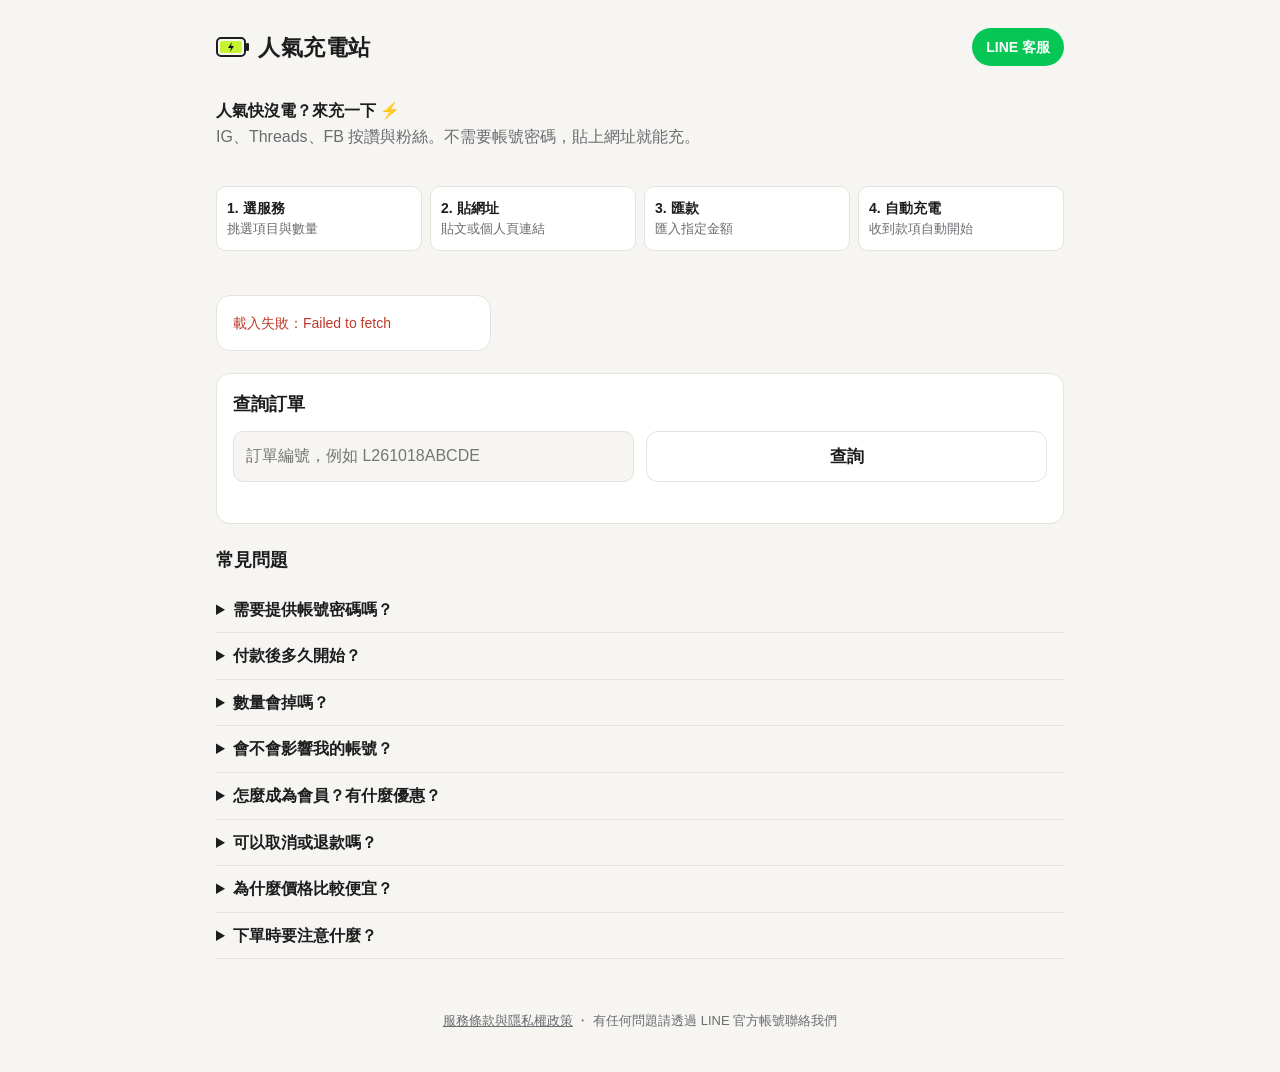
<file: docs/index.html>
<!doctype html>
<html lang="zh-Hant">
<head>
<meta charset="utf-8">
<meta name="viewport" content="width=device-width, initial-scale=1">
<title>人氣充電站｜IG / Threads / FB 按讚與粉絲</title>
<meta name="description" content="IG、Threads、FB 按讚與粉絲服務，免帳號密碼，匯款後人工確認、自動下單。">
<link rel="stylesheet" href="style.css">
</head>
<body>
<div class="wrap">
  <header>
    <h1><svg class="logo" viewBox="0 0 34 20" aria-hidden="true"><rect x="1" y="1" width="28" height="18" rx="4" fill="none" stroke="currentColor" stroke-width="2"/><rect x="30" y="6" width="3" height="8" rx="1" fill="currentColor"/><rect x="4" y="4" width="22" height="12" rx="2" fill="#c6f432"/><path d="M16 5l-4 6h3l-1 4 4-6h-3z" fill="#111"/></svg><span id="siteName">人氣充電站</span></h1>
    <a class="line-btn" id="lineBtn" href="#" target="_blank" rel="noopener">LINE 客服</a>
  </header>
  <p class="hero"><b>人氣快沒電？來充一下 ⚡</b><br>IG、Threads、FB 按讚與粉絲。不需要帳號密碼，貼上網址就能充。</p>

  <div class="steps">
    <div><b>1. 選服務</b>挑選項目與數量</div>
    <div><b>2. 貼網址</b>貼文或個人頁連結</div>
    <div><b>3. 匯款</b>匯入指定金額</div>
    <div><b>4. 自動充電</b>收到款項自動開始</div>
  </div>

  <section>
    <div class="tabs" id="tabs"></div>
    <div class="grid" id="grid"><div class="card hint">載入中…</div></div>
  </section>

  <!-- 下單表單 -->
  <section id="orderBox" class="card hidden">
    <h2 id="formTitle">填寫訂單</h2>
    <p class="hint" id="formDesc"></p>
    <label for="link">網址</label>
    <input id="link" type="url" inputmode="url" placeholder="https://www.instagram.com/p/...">
    <label for="qty">數量 <span class="hint" id="qtyRange"></span></label>
    <input id="qty" type="number" inputmode="numeric">
    <div class="row2">
      <div><label for="name">姓名 / 暱稱</label><input id="name" autocomplete="name"></div>
      <div><label for="phone">手機（會員）</label><input id="phone" type="tel" inputmode="tel" autocomplete="tel" placeholder="0912345678"></div>
    </div>
    <p class="hint" style="margin:4px 0 0">💎 填手機就是會員，第二次下單起自動享老客折扣，不用註冊、不用密碼。</p>
    <div class="row2">
      <div><label for="contact">LINE ID（選填）</label><input id="contact"></div>
      <div><label for="coupon">優惠碼（選填）</label>
        <div style="display:flex;gap:6px"><input id="coupon" autocapitalize="characters" style="text-transform:uppercase"><button class="sbtn" id="couponBtn" type="button">套用</button></div></div>
    </div>
    <label style="display:flex;gap:8px;align-items:flex-start;color:var(--ink)">
      <input id="agree" type="checkbox" style="width:auto;margin-top:5px">
      <span>我已閱讀並同意<a href="terms.html" target="_blank">服務條款與風險說明</a></span>
    </label>
    <div class="total"><span>應付金額</span><b id="total">NT$ —</b></div>
    <div class="hint" id="discountHint"></div>
    <div class="hint" id="minHint"></div>
    <button class="btn" id="submitBtn" disabled>⚡ 送出訂單</button>
    <div class="msg" id="orderMsg"></div>
  </section>

  <!-- 下單成功：匯款資訊 -->
  <section id="payBox" class="card hidden">
    <h2>訂單已建立，請匯款</h2>
    <div class="hint">訂單編號（請截圖保存）</div>
    <div class="oid" id="payOid"></div>
    <p id="paySummary"></p>
    <p id="countdown" style="margin:8px 0"></p>
    <div class="bank" id="bankInfo"></div>
    <p class="hint" style="color:var(--ink)">⚡ 請匯<b>完全相同的金額</b>，系統收到款項後會<b>自動開始充電</b>，不用另外回報。</p>
    <details style="border:0;padding:0"><summary class="hint">匯款超過 30 分鐘還沒開始？點這裡回報末五碼</summary>
    <label for="last5">你的匯款帳號末五碼</label>
    <input id="last5" inputmode="numeric" maxlength="5" placeholder="12345">
    <button class="btn ghost" id="reportBtn">回報匯款</button>
    </details>
    <div class="msg" id="payMsg"></div>
  </section>

  <!-- 查詢訂單 -->
  <section class="card">
    <h2>查詢訂單</h2>
    <div class="row2">
      <input id="qid" placeholder="訂單編號，例如 L261018ABCDE">
      <button class="btn ghost" id="queryBtn" style="margin-top:0">查詢</button>
    </div>
    <div class="msg" id="queryMsg"></div>
    <div id="queryResult"></div>
  </section>

  <section>
    <h2>常見問題</h2>
    <details><summary>需要提供帳號密碼嗎？</summary>
      <p>不需要，我們也不會向你索取。只要提供貼文或個人頁的網址，帳號必須是公開狀態。</p></details>
    <details><summary>付款後多久開始？</summary>
      <p>請匯入下單頁顯示的「完全相同金額」，系統收到款項後會自動開始，通常在幾分鐘內。若金額不符或系統無法辨識，會改由人工確認，可能需要幾小時。開始執行後，多數項目在數分鐘到 24 小時內完成，大量訂單會分批慢慢增加。</p></details>
    <details><summary>數量會掉嗎？</summary>
      <p>有可能。這類服務在完成後，數字可能因平台清理而減少。標示「含補單」的項目，在保固期內掉量可以申請補回；沒有標示的項目不提供補單。</p></details>
    <details><summary>會不會影響我的帳號？</summary>
      <p>購買互動數據不符合 Instagram 與 Facebook 的使用規範。雖然大多數人使用後沒有遇到問題，但我們無法保證平台不會降低觸及或限制帳號。請評估風險後再下單，建議不要用在非常重要的帳號上。</p></details>
    <details><summary>怎麼成為會員？有什麼優惠？</summary>
      <p>下單時填手機號碼就是會員，不用註冊也不用設密碼。同一支手機之前有成功下單過，之後每次下單都會自動打折。拿到優惠碼的話，填在「優惠碼」欄位；老客折扣和優惠碼會自動幫你用比較划算的那一個。</p></details>
    <details><summary>可以取消或退款嗎？</summary>
      <p>款項確認前可隨時取消，全額退款。已開始執行的訂單無法取消。如果供應商延遲太久或無法執行，系統會先自動改用其他供應商重新執行；仍然無法完成，或只完成部分數量，會退還未完成部分的金額：在下方「查詢訂單」輸入訂單編號，填寫退款帳戶即可，通常 1–2 個工作天內退款。</p></details>
    <details><summary>為什麼價格比較便宜？</summary>
      <p>我們同時向多家供應商比價，每筆訂單自動選擇當下最划算、品質合格的來源，省下的成本直接反映在售價。</p></details>
    <details><summary>下單時要注意什麼？</summary>
      <ul>
        <li>執行期間請保持帳號公開，不要更改帳號名稱或刪除貼文。</li>
        <li>同一個網址請等上一筆完成後再下新單，否則數量可能無法正確計算。</li>
        <li>網址貼錯導致送到別的貼文或帳號，無法退款，送出前請再確認一次。</li>
      </ul></details>
  </section>

  <footer>
    <a href="terms.html">服務條款與隱私權政策</a> ・ 有任何問題請透過 LINE 官方帳號聯絡我們
  </footer>
</div>
<script src="config.js"></script>
<script src="app.js"></script>
</body>
</html>
</file>
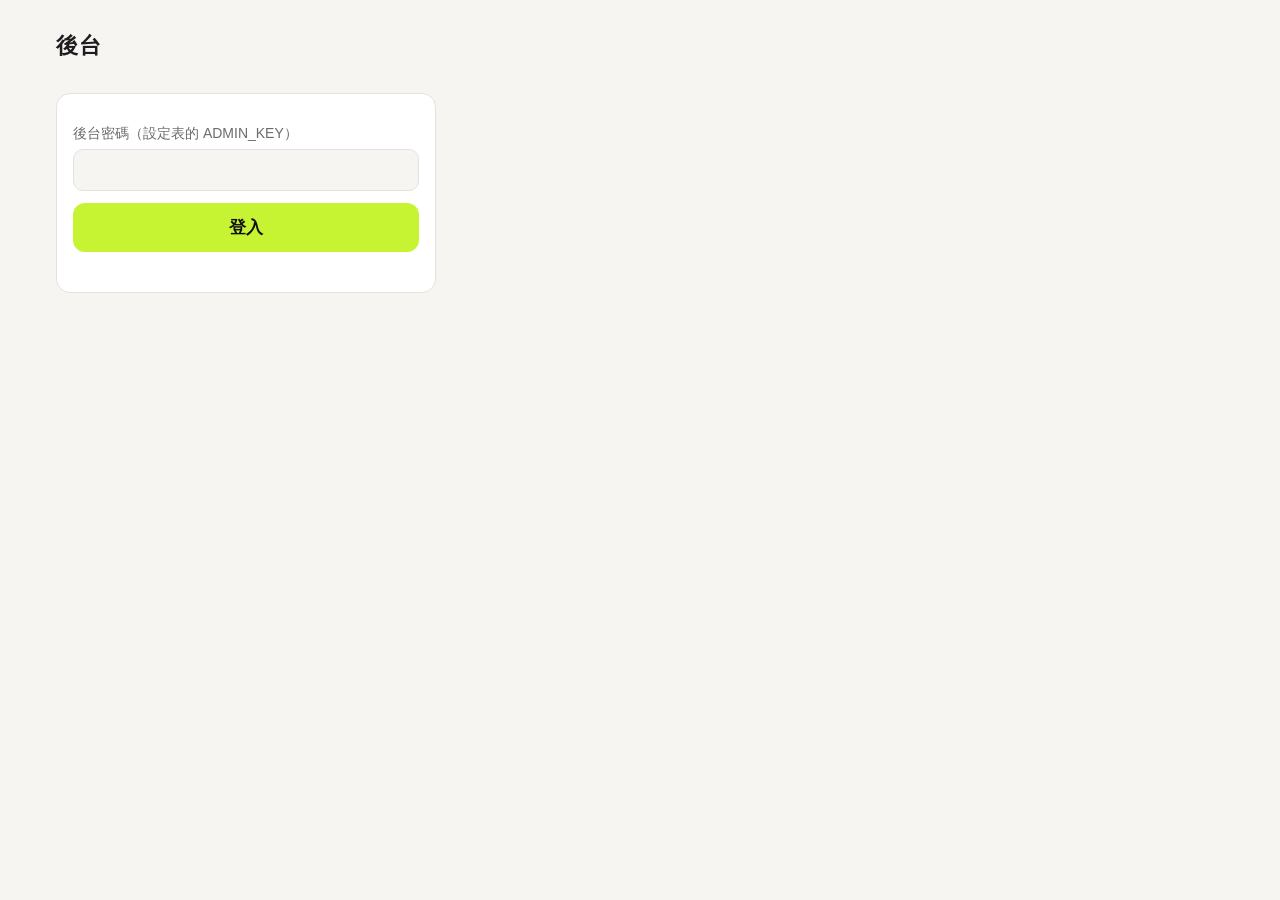
<file: docs/admin.html>
<!doctype html>
<html lang="zh-Hant">
<head>
<meta charset="utf-8">
<meta name="viewport" content="width=device-width, initial-scale=1">
<meta name="robots" content="noindex">
<title>人氣充電站 後台</title>
<link rel="stylesheet" href="style.css">
</head>
<body>
<div class="wrap" style="max-width:1200px">
  <header><h1 id="title">後台</h1><button class="sbtn hidden" id="logout">登出</button></header>

  <section id="loginBox" class="card" style="max-width:380px">
    <label for="key">後台密碼（設定表的 ADMIN_KEY）</label>
    <input id="key" type="password">
    <button class="btn" id="loginBtn">登入</button>
    <div class="msg" id="loginMsg"></div>
  </section>

  <div id="main" class="hidden">
    <section class="card">
      <div class="toolbar">
        <select id="filter">
          <option value="todo">待處理（已回報匯款 / 待付款 / 失敗）</option>
          <option value="run">處理中</option>
          <option value="refund">需退款</option>
          <option value="all">全部</option>
        </select>
        <input id="search" placeholder="搜尋編號 / 姓名 / 末五碼" style="width:220px">
        <button class="sbtn" id="reload">重新載入</button>
        <button class="sbtn" id="sync">同步上游狀態</button>
        <button class="sbtn" id="prices">更新價格</button>
        <button class="sbtn" id="compareBtn">比價表 / 餘額</button>
      </div>
      <div class="msg" id="msg"></div>
      <div class="hint" id="stats"></div>
    </section>

    <section class="card hidden" id="compareBox"></section>

    <section class="card tbl">
      <table>
        <thead><tr><th>編號 / 時間</th><th>客人</th><th>商品</th><th>金額</th><th>末五碼</th><th>狀態</th><th>上游 / 利潤</th><th></th></tr></thead>
        <tbody id="tbody"></tbody>
      </table>
    </section>
  </div>
</div>
<script src="config.js"></script>
<script src="admin.js"></script>
</body>
</html>
</file>
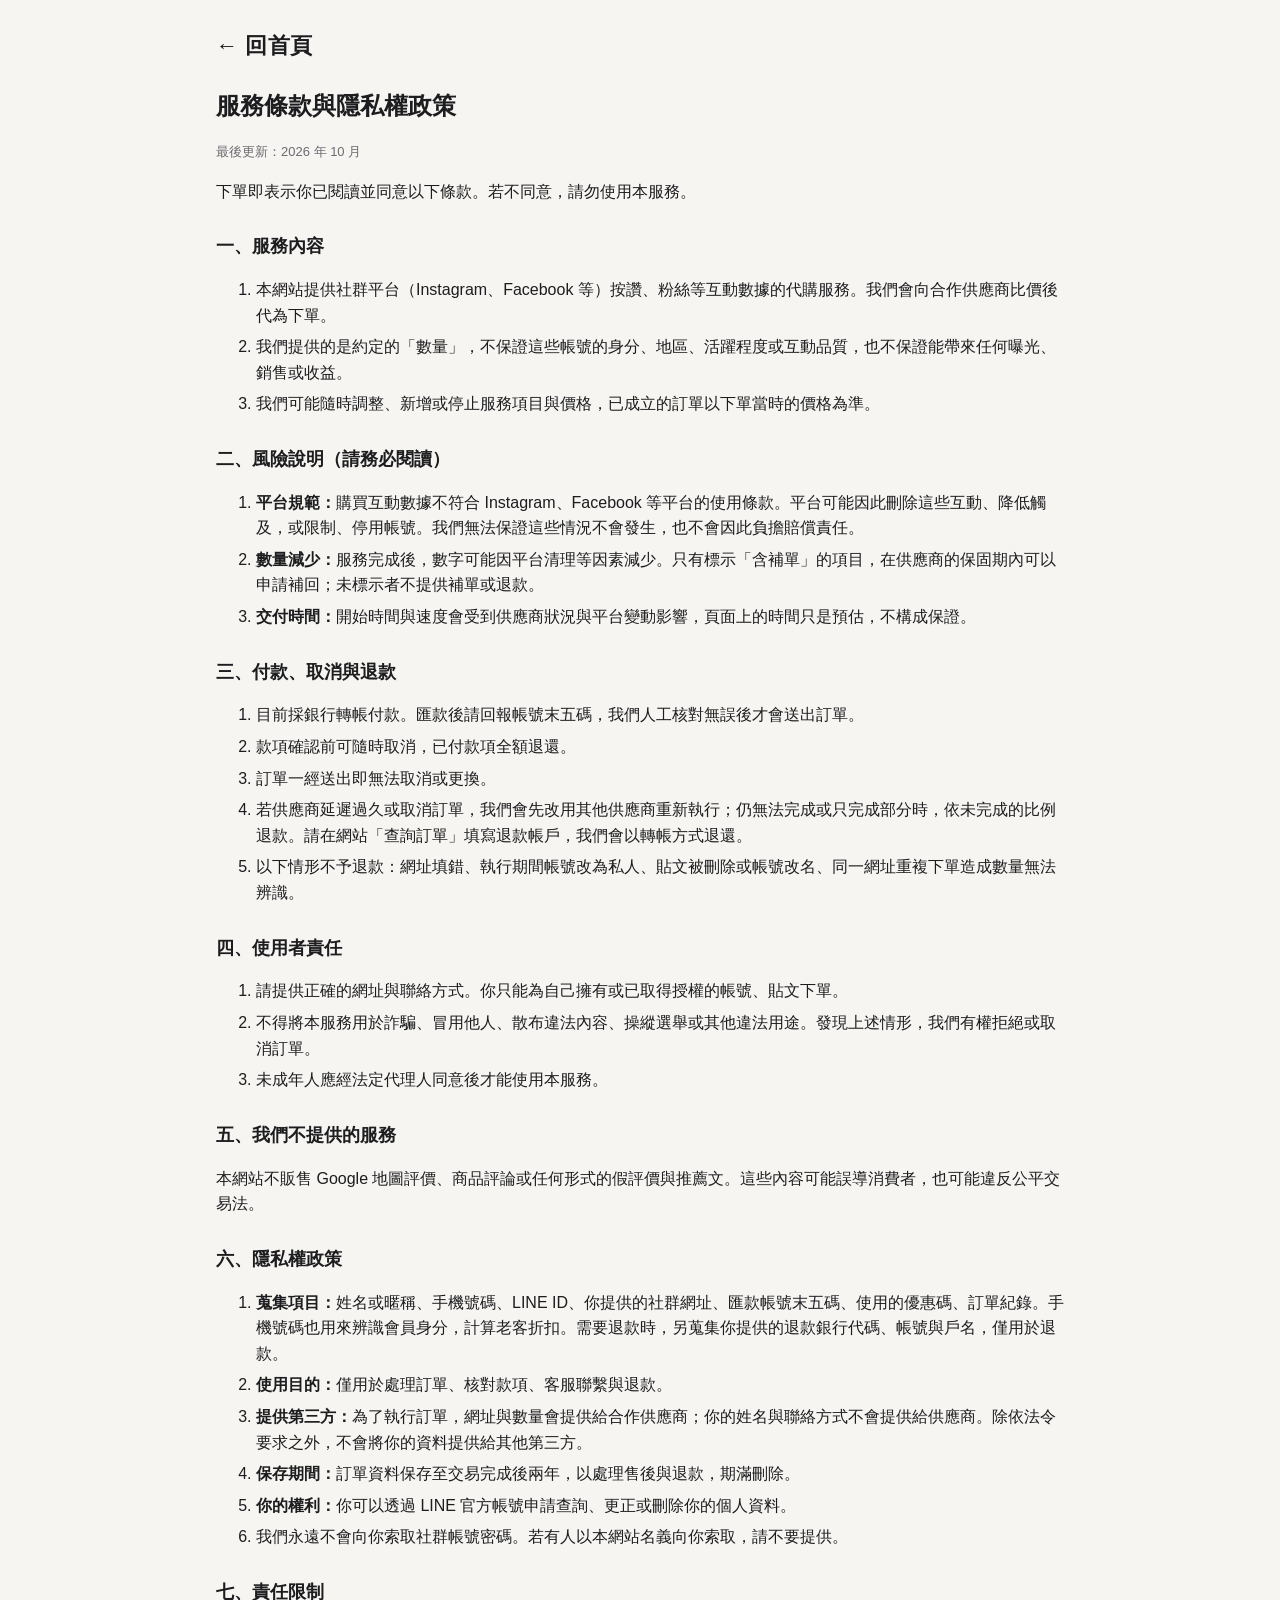
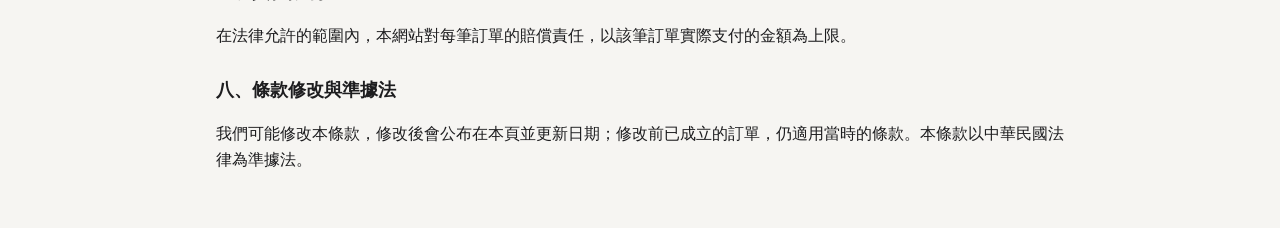
<file: docs/terms.html>
<!doctype html>
<html lang="zh-Hant">
<head>
<meta charset="utf-8">
<meta name="viewport" content="width=device-width, initial-scale=1">
<title>服務條款與隱私權政策｜人氣充電站</title>
<link rel="stylesheet" href="style.css">
<style>main h2{margin-top:28px} main li{margin:6px 0} main{padding-bottom:40px}</style>
</head>
<body>
<div class="wrap">
<header><h1><a href="index.html" style="text-decoration:none">← 回首頁</a></h1></header>
<main>
<h1 style="font-size:24px">服務條款與隱私權政策</h1>
<p class="hint">最後更新：2026 年 10 月</p>
<p>下單即表示你已閱讀並同意以下條款。若不同意，請勿使用本服務。</p>

<h2>一、服務內容</h2>
<ol>
  <li>本網站提供社群平台（Instagram、Facebook 等）按讚、粉絲等互動數據的代購服務。我們會向合作供應商比價後代為下單。</li>
  <li>我們提供的是約定的「數量」，不保證這些帳號的身分、地區、活躍程度或互動品質，也不保證能帶來任何曝光、銷售或收益。</li>
  <li>我們可能隨時調整、新增或停止服務項目與價格，已成立的訂單以下單當時的價格為準。</li>
</ol>

<h2>二、風險說明（請務必閱讀）</h2>
<ol>
  <li><b>平台規範：</b>購買互動數據不符合 Instagram、Facebook 等平台的使用條款。平台可能因此刪除這些互動、降低觸及，或限制、停用帳號。我們無法保證這些情況不會發生，也不會因此負擔賠償責任。</li>
  <li><b>數量減少：</b>服務完成後，數字可能因平台清理等因素減少。只有標示「含補單」的項目，在供應商的保固期內可以申請補回；未標示者不提供補單或退款。</li>
  <li><b>交付時間：</b>開始時間與速度會受到供應商狀況與平台變動影響，頁面上的時間只是預估，不構成保證。</li>
</ol>

<h2>三、付款、取消與退款</h2>
<ol>
  <li>目前採銀行轉帳付款。匯款後請回報帳號末五碼，我們人工核對無誤後才會送出訂單。</li>
  <li>款項確認前可隨時取消，已付款項全額退還。</li>
  <li>訂單一經送出即無法取消或更換。</li>
  <li>若供應商延遲過久或取消訂單，我們會先改用其他供應商重新執行；仍無法完成或只完成部分時，依未完成的比例退款。請在網站「查詢訂單」填寫退款帳戶，我們會以轉帳方式退還。</li>
  <li>以下情形不予退款：網址填錯、執行期間帳號改為私人、貼文被刪除或帳號改名、同一網址重複下單造成數量無法辨識。</li>
</ol>

<h2>四、使用者責任</h2>
<ol>
  <li>請提供正確的網址與聯絡方式。你只能為自己擁有或已取得授權的帳號、貼文下單。</li>
  <li>不得將本服務用於詐騙、冒用他人、散布違法內容、操縱選舉或其他違法用途。發現上述情形，我們有權拒絕或取消訂單。</li>
  <li>未成年人應經法定代理人同意後才能使用本服務。</li>
</ol>

<h2>五、我們不提供的服務</h2>
<p>本網站不販售 Google 地圖評價、商品評論或任何形式的假評價與推薦文。這些內容可能誤導消費者，也可能違反公平交易法。</p>

<h2>六、隱私權政策</h2>
<ol>
  <li><b>蒐集項目：</b>姓名或暱稱、手機號碼、LINE ID、你提供的社群網址、匯款帳號末五碼、使用的優惠碼、訂單紀錄。手機號碼也用來辨識會員身分，計算老客折扣。需要退款時，另蒐集你提供的退款銀行代碼、帳號與戶名，僅用於退款。</li>
  <li><b>使用目的：</b>僅用於處理訂單、核對款項、客服聯繫與退款。</li>
  <li><b>提供第三方：</b>為了執行訂單，網址與數量會提供給合作供應商；你的姓名與聯絡方式不會提供給供應商。除依法令要求之外，不會將你的資料提供給其他第三方。</li>
  <li><b>保存期間：</b>訂單資料保存至交易完成後兩年，以處理售後與退款，期滿刪除。</li>
  <li><b>你的權利：</b>你可以透過 LINE 官方帳號申請查詢、更正或刪除你的個人資料。</li>
  <li>我們永遠不會向你索取社群帳號密碼。若有人以本網站名義向你索取，請不要提供。</li>
</ol>

<h2>七、責任限制</h2>
<p>在法律允許的範圍內，本網站對每筆訂單的賠償責任，以該筆訂單實際支付的金額為上限。</p>

<h2>八、條款修改與準據法</h2>
<p>我們可能修改本條款，修改後會公布在本頁並更新日期；修改前已成立的訂單，仍適用當時的條款。本條款以中華民國法律為準據法。</p>
</main>
</div>
</body>
</html>
</file>
<file: docs/style.css>
:root {
  --bg: #f6f5f2; --card: #fff; --ink: #1d1d1f; --muted: #6b6b70; --line: #e4e2dd;
  --accent: #c6f432; --accent-ink: #111; --accent-deep: #4d7c0f; --fb: #1877f2; --ok: #1f9d55; --warn: #c27c0e; --bad: #c0392b;
  --radius: 14px;
}
@media (prefers-color-scheme: dark) {
  :root { --accent-deep: #c6f432; --bg: #141416; --card: #1e1e21; --ink: #f2f2f2; --muted: #9a9aa1; --line: #2e2e33; }
}
* { box-sizing: border-box; }
body { margin: 0; background: var(--bg); color: var(--ink);
  font: 16px/1.6 -apple-system, BlinkMacSystemFont, "PingFang TC", "Noto Sans TC", "Microsoft JhengHei", sans-serif; }
a { color: inherit; }
.wrap { max-width: 880px; margin: 0 auto; padding: 0 16px; }
header { padding: 28px 0 8px; display: flex; justify-content: space-between; align-items: center; gap: 12px; }
header h1 { font-size: 22px; margin: 0; letter-spacing: .5px; display: flex; align-items: center; gap: 8px; }
.logo { width: 34px; height: 20px; flex: none; }
.hero b { color: var(--ink); }
.pill.pay { background: var(--accent); color: #111; }
.line-btn { background: #06c755; color: #fff; text-decoration: none; padding: 8px 14px; border-radius: 999px; font-size: 14px; font-weight: 600; white-space: nowrap; }
.hero { padding: 8px 0 20px; color: var(--muted); }
.tabs { display: flex; gap: 8px; margin-bottom: 14px; }
.tab { border: 1px solid var(--line); background: var(--card); color: var(--ink); padding: 8px 16px; border-radius: 999px; cursor: pointer; font-size: 15px; }
.tab.on { background: var(--ink); color: var(--bg); border-color: var(--ink); }
.grid { display: grid; grid-template-columns: repeat(auto-fill, minmax(240px, 1fr)); gap: 12px; }
.card { background: var(--card); border: 1px solid var(--line); border-radius: var(--radius); padding: 16px; }
.product { cursor: pointer; transition: border-color .15s, transform .15s; }
.product:hover { border-color: var(--ink); transform: translateY(-1px); }
.product.on { border-color: var(--ink); box-shadow: 0 0 0 2px var(--accent) inset, 0 0 0 1px var(--ink); }
.product h3 { margin: 0 0 4px; font-size: 17px; }
.price { font-size: 22px; font-weight: 700; }
.price small { font-size: 13px; color: var(--muted); font-weight: 400; }
.tag { display: inline-block; font-size: 12px; padding: 1px 8px; border-radius: 999px; border: 1px solid var(--line); color: var(--muted); margin-top: 6px; }
.tag.ok { color: var(--ok); border-color: currentColor; }
section { margin: 22px 0; }
h2 { font-size: 18px; margin: 0 0 12px; }
label { display: block; font-size: 14px; color: var(--muted); margin: 12px 0 4px; }
input, select { width: 100%; padding: 11px 12px; font-size: 16px; border: 1px solid var(--line); border-radius: 10px; background: var(--bg); color: var(--ink); }
input:focus { outline: 2px solid var(--accent-deep); border-color: transparent; }
.row2 { display: grid; grid-template-columns: 1fr 1fr; gap: 12px; }
@media (max-width: 560px) { .row2 { grid-template-columns: 1fr; } }
.total { display: flex; justify-content: space-between; align-items: baseline; margin: 16px 0 4px; padding-top: 12px; border-top: 1px dashed var(--line); }
.total b { font-size: 26px; }
.btn { display: inline-block; width: 100%; padding: 13px; border: 0; border-radius: 12px; background: var(--accent); color: var(--accent-ink); font-size: 17px; font-weight: 700; cursor: pointer; margin-top: 12px; }
.btn:disabled { opacity: .45; cursor: not-allowed; }
.btn.ghost { background: transparent; color: var(--ink); border: 1px solid var(--line); }
.msg { font-size: 14px; margin-top: 8px; min-height: 1.2em; }
.msg.err { color: var(--bad); }
.msg.ok { color: var(--ok); }
.bank { white-space: pre-line; background: var(--bg); border: 1px solid var(--line); border-radius: 10px; padding: 12px; font-family: ui-monospace, Menlo, monospace; font-size: 15px; }
.oid { font-size: 20px; font-weight: 700; letter-spacing: 1px; }
.hint { font-size: 13px; color: var(--muted); }
details { border-bottom: 1px solid var(--line); padding: 10px 0; }
summary { cursor: pointer; font-weight: 600; }
details p, details ul { color: var(--muted); margin: 8px 0 0; }
footer { color: var(--muted); font-size: 13px; padding: 30px 0 40px; text-align: center; }
.hidden { display: none !important; }
.status { font-weight: 700; }
.steps { display: grid; grid-template-columns: repeat(4, 1fr); gap: 8px; font-size: 13px; color: var(--muted); }
.steps div { background: var(--card); border: 1px solid var(--line); border-radius: 10px; padding: 10px; }
.steps b { display: block; color: var(--ink); font-size: 14px; }
@media (max-width: 560px) { .steps { grid-template-columns: 1fr 1fr; } }
/* admin */
table { width: 100%; border-collapse: collapse; font-size: 14px; }
th, td { text-align: left; padding: 8px 6px; border-bottom: 1px solid var(--line); vertical-align: top; }
th { color: var(--muted); font-weight: 600; white-space: nowrap; }
.tbl { overflow-x: auto; }
.sbtn { padding: 6px 10px; border-radius: 8px; border: 1px solid var(--line); background: var(--card); color: var(--ink); cursor: pointer; font-size: 13px; white-space: nowrap; }
.sbtn.go { background: var(--accent); color: #111; border-color: #111; font-weight: 700; }
.toolbar { display: flex; flex-wrap: wrap; gap: 8px; align-items: center; }
.toolbar select { width: auto; }
.pill { font-size: 12px; padding: 2px 8px; border-radius: 999px; background: var(--bg); border: 1px solid var(--line); white-space: nowrap; }
.pill.wait { color: var(--warn); border-color: currentColor; }
.pill.pay { border-color: #111; font-weight: 700; }
.pill.run { color: var(--fb); border-color: currentColor; }
.pill.done { color: var(--ok); border-color: currentColor; }
.pill.bad { color: var(--bad); border-color: currentColor; }
</file>
